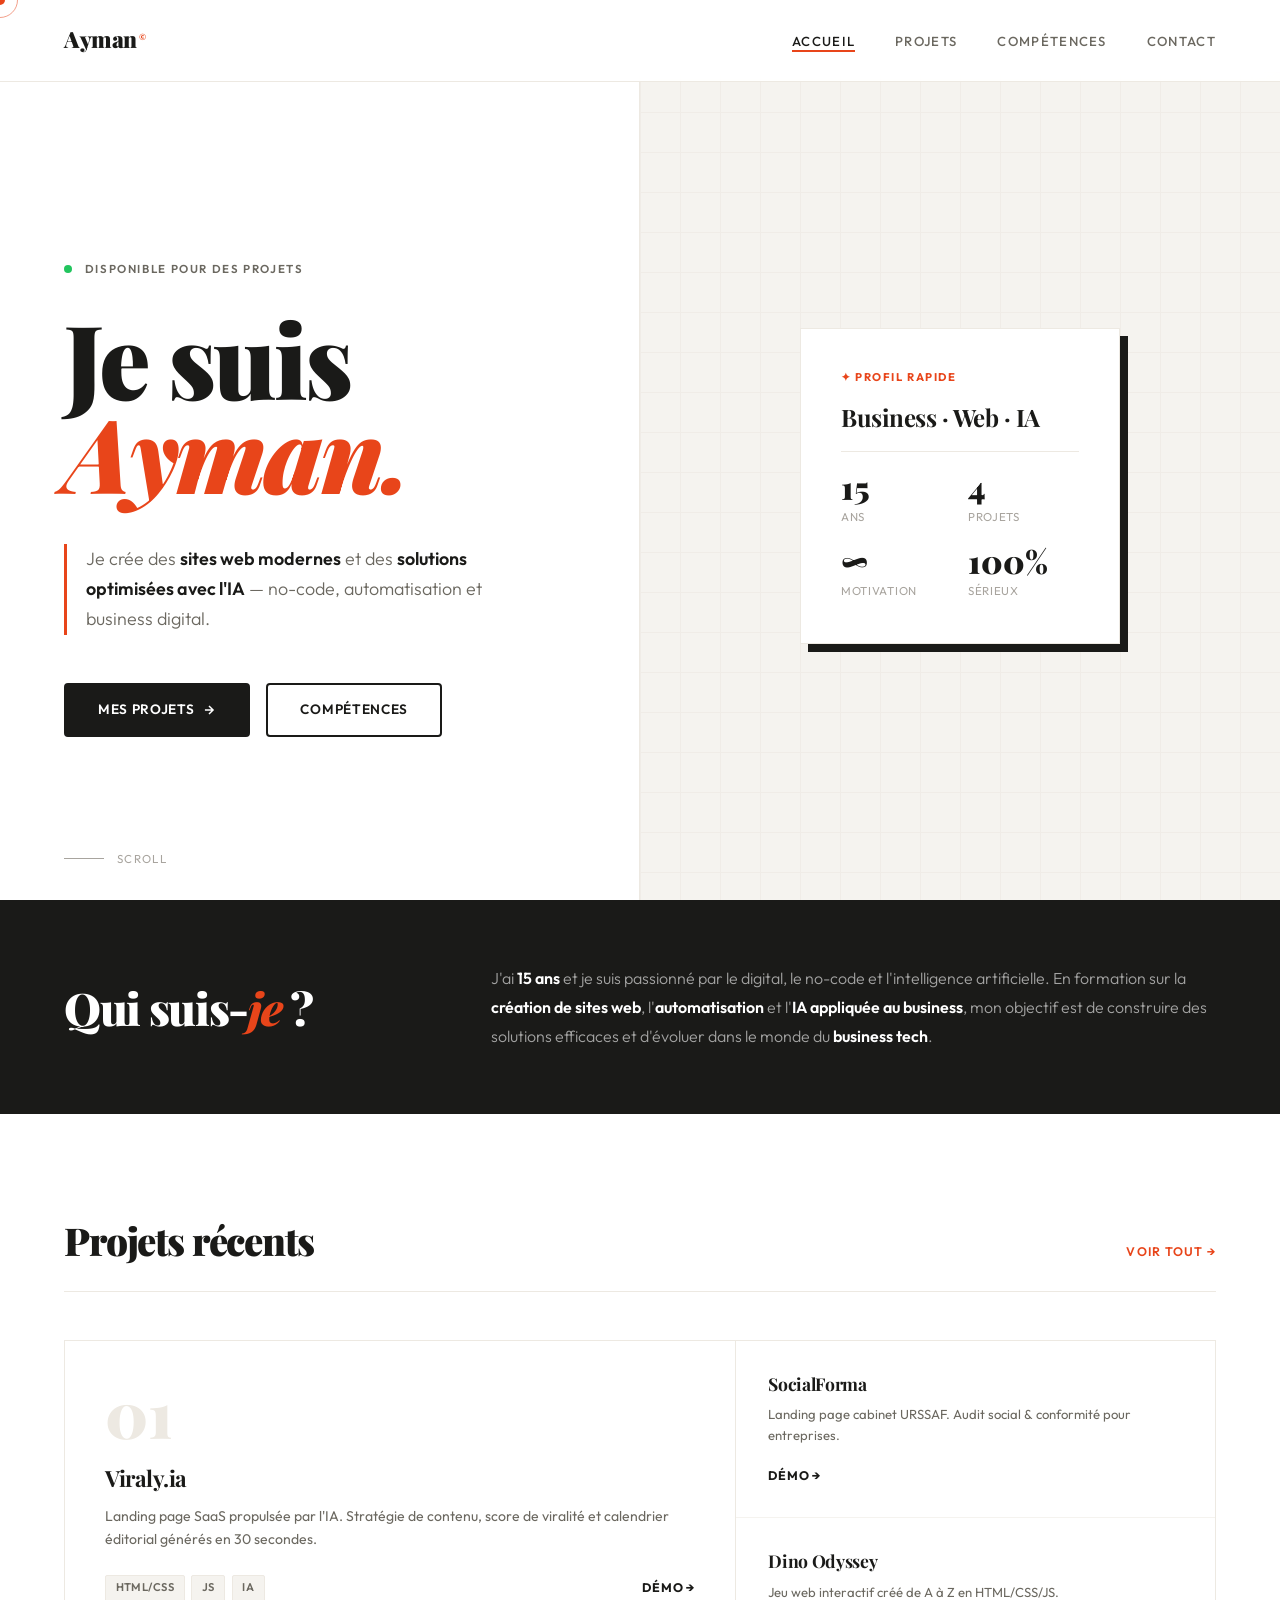
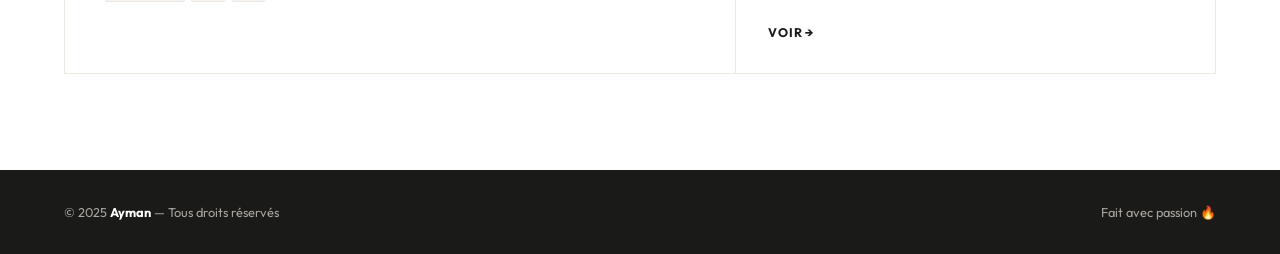
<file: index.html>
<!DOCTYPE html>
<html lang="fr">
<head>
  <meta charset="UTF-8" />
  <meta name="viewport" content="width=device-width, initial-scale=1.0" />
  <title>Ayman — Digital & IA</title>
  <link rel="stylesheet" href="style.css" />
  <style>
    /* ── HERO ── */
    .hero {
      min-height: calc(100vh - 72px);
      display: grid;
      grid-template-columns: 1fr 1fr;
      position: relative;
      overflow: hidden;
    }

    .hero-left {
      padding: 7vw 5vw 5vw 5vw;
      display: flex;
      flex-direction: column;
      justify-content: center;
      border-right: 1px solid var(--light);
      position: relative;
    }

    .hero-right {
      background: var(--off);
      display: flex;
      align-items: center;
      justify-content: center;
      position: relative;
      overflow: hidden;
    }

    .hero-eyebrow {
      display: flex;
      align-items: center;
      gap: 0.8rem;
      margin-bottom: 2rem;
      animation: fadeUp 0.6s ease both;
    }

    .hero-eyebrow span {
      font-size: 0.72rem;
      font-weight: 600;
      letter-spacing: 0.14em;
      text-transform: uppercase;
      color: var(--mid);
    }

    .dot-live {
      width: 8px; height: 8px;
      background: #22c55e;
      border-radius: 50%;
      animation: pulse-green 2s ease infinite;
    }

    @keyframes pulse-green {
      0%, 100% { box-shadow: 0 0 0 0 rgba(34,197,94,0.4); }
      50% { box-shadow: 0 0 0 6px rgba(34,197,94,0); }
    }

    .hero-name {
      font-family: var(--font-display);
      font-size: clamp(4rem, 8vw, 7.5rem);
      font-weight: 900;
      line-height: 0.92;
      letter-spacing: -0.03em;
      color: var(--ink);
      margin-bottom: 0.2em;
      animation: fadeUp 0.6s 0.1s ease both;
    }

    .hero-name em {
      font-style: italic;
      color: var(--accent);
    }

    .hero-tagline {
      font-size: clamp(1rem, 1.4vw, 1.2rem);
      color: var(--mid);
      font-weight: 300;
      max-width: 420px;
      line-height: 1.7;
      margin-top: 1.5rem;
      margin-bottom: 3rem;
      animation: fadeUp 0.6s 0.2s ease both;
      border-left: 3px solid var(--accent);
      padding-left: 1.2rem;
    }

    .hero-tagline strong { color: var(--ink); font-weight: 600; }

    .hero-cta {
      display: flex;
      gap: 1rem;
      flex-wrap: wrap;
      animation: fadeUp 0.6s 0.3s ease both;
    }

    .btn {
      display: inline-flex;
      align-items: center;
      gap: 0.5rem;
      padding: 0.9rem 2rem;
      border-radius: var(--radius);
      font-family: var(--font-body);
      font-weight: 600;
      font-size: 0.85rem;
      letter-spacing: 0.05em;
      text-transform: uppercase;
      text-decoration: none;
      transition: all 0.25s;
      cursor: none;
    }

    .btn-fill {
      background: var(--ink);
      color: var(--white);
      border: 2px solid var(--ink);
    }

    .btn-fill:hover {
      background: var(--accent);
      border-color: var(--accent);
      transform: translateY(-2px);
    }

    .btn-outline {
      background: transparent;
      color: var(--ink);
      border: 2px solid var(--ink);
    }

    .btn-outline:hover {
      background: var(--ink);
      color: var(--white);
      transform: translateY(-2px);
    }

    /* Hero right side */
    .hero-visual-grid {
      position: absolute;
      inset: 0;
      background-image:
        linear-gradient(var(--light) 1px, transparent 1px),
        linear-gradient(90deg, var(--light) 1px, transparent 1px);
      background-size: 40px 40px;
      opacity: 0.6;
    }

    .hero-card {
      position: relative;
      z-index: 2;
      background: var(--white);
      border: 1px solid var(--light);
      padding: 2.5rem;
      max-width: 320px;
      width: 90%;
      box-shadow: 8px 8px 0 var(--ink);
      animation: slideLeft 0.8s 0.3s ease both;
    }

    .hero-card-label {
      font-size: 0.7rem;
      font-weight: 700;
      letter-spacing: 0.14em;
      text-transform: uppercase;
      color: var(--accent);
      margin-bottom: 1rem;
    }

    .hero-card h3 {
      font-family: var(--font-display);
      font-size: 1.5rem;
      font-weight: 700;
      line-height: 1.2;
      margin-bottom: 1.2rem;
      letter-spacing: -0.02em;
    }

    .hero-card-stats {
      display: grid;
      grid-template-columns: 1fr 1fr;
      gap: 1rem;
      border-top: 1px solid var(--light);
      padding-top: 1.2rem;
    }

    .hero-stat-item strong {
      display: block;
      font-family: var(--font-display);
      font-size: 2rem;
      font-weight: 900;
      color: var(--ink);
      line-height: 1;
    }

    .hero-stat-item span {
      font-size: 0.72rem;
      color: var(--muted);
      letter-spacing: 0.06em;
      text-transform: uppercase;
    }

    .hero-scroll {
      position: absolute;
      bottom: 2rem;
      left: 5vw;
      display: flex;
      align-items: center;
      gap: 0.8rem;
      font-size: 0.72rem;
      letter-spacing: 0.12em;
      text-transform: uppercase;
      color: var(--muted);
      animation: fadeIn 1s 1s ease both;
    }

    .scroll-line {
      width: 40px; height: 1px;
      background: var(--muted);
      transform-origin: left;
      animation: drawLine 1s 1.2s ease both;
    }

    /* ── À PROPOS STRIP ── */
    .about-strip {
      background: var(--ink);
      color: var(--white);
      padding: 4rem 5vw;
      display: grid;
      grid-template-columns: 1fr 2fr;
      gap: 4rem;
      align-items: center;
    }

    .about-strip h2 {
      font-family: var(--font-display);
      font-size: clamp(2rem, 3.5vw, 3rem);
      font-weight: 900;
      letter-spacing: -0.03em;
      line-height: 1.1;
    }

    .about-strip h2 em { color: var(--accent); font-style: italic; }

    .about-strip p {
      color: rgba(255,255,255,0.6);
      font-size: 1rem;
      line-height: 1.8;
      font-weight: 300;
    }

    .about-strip p strong { color: var(--white); font-weight: 600; }

    /* ── FEATURED PROJECT ── */
    .featured {
      padding: 6rem 5vw;
    }

    .section-header {
      display: flex;
      align-items: baseline;
      justify-content: space-between;
      margin-bottom: 3rem;
      padding-bottom: 1.2rem;
      border-bottom: 1px solid var(--light);
    }

    .section-header h2 {
      font-family: var(--font-display);
      font-size: clamp(1.8rem, 3vw, 2.5rem);
      font-weight: 900;
      letter-spacing: -0.03em;
    }

    .section-header a {
      font-size: 0.78rem;
      font-weight: 600;
      letter-spacing: 0.1em;
      text-transform: uppercase;
      color: var(--accent);
      text-decoration: none;
      display: flex;
      align-items: center;
      gap: 0.4rem;
      transition: gap 0.2s;
    }

    .section-header a:hover { gap: 0.7rem; }

    .featured-grid {
      display: grid;
      grid-template-columns: 1.4fr 1fr;
      gap: 1.5px;
      background: var(--light);
      border: 1.5px solid var(--light);
    }

    .feat-card {
      background: var(--white);
      padding: 2.5rem;
      transition: background 0.25s;
      position: relative;
      overflow: hidden;
    }

    .feat-card:hover { background: var(--off); }

    .feat-card-num {
      font-family: var(--font-display);
      font-size: 4rem;
      font-weight: 900;
      color: var(--light);
      line-height: 1;
      margin-bottom: 1rem;
      transition: color 0.25s;
    }

    .feat-card:hover .feat-card-num { color: var(--accent); opacity: 0.3; }

    .feat-card h3 {
      font-family: var(--font-display);
      font-size: 1.4rem;
      font-weight: 700;
      letter-spacing: -0.02em;
      margin-bottom: 0.5rem;
    }

    .feat-card p {
      font-size: 0.88rem;
      color: var(--mid);
      line-height: 1.65;
      margin-bottom: 1.5rem;
    }

    .feat-card-footer {
      display: flex;
      align-items: center;
      justify-content: space-between;
    }

    .tag-row { display: flex; gap: 0.4rem; flex-wrap: wrap; }

    .tag {
      background: var(--off);
      border: 1px solid var(--light);
      border-radius: 2px;
      padding: 0.2rem 0.6rem;
      font-size: 0.7rem;
      font-weight: 600;
      letter-spacing: 0.04em;
      text-transform: uppercase;
      color: var(--mid);
    }

    .link-arrow {
      display: inline-flex;
      align-items: center;
      gap: 0.3rem;
      font-size: 0.78rem;
      font-weight: 700;
      letter-spacing: 0.06em;
      text-transform: uppercase;
      color: var(--ink);
      text-decoration: none;
      transition: color 0.2s, gap 0.2s;
      cursor: none;
    }

    .link-arrow:hover { color: var(--accent); gap: 0.6rem; }

    .feat-card-side {
      background: var(--off);
      display: flex;
      flex-direction: column;
      gap: 1.5px;
    }

    .feat-mini {
      background: var(--white);
      padding: 1.8rem 2rem;
      flex: 1;
      transition: background 0.25s;
    }

    .feat-mini:hover { background: var(--off); }

    .feat-mini h3 {
      font-family: var(--font-display);
      font-size: 1.1rem;
      font-weight: 700;
      letter-spacing: -0.02em;
      margin-bottom: 0.4rem;
    }

    .feat-mini p {
      font-size: 0.82rem;
      color: var(--mid);
      line-height: 1.6;
      margin-bottom: 1rem;
    }

    @media (max-width: 900px) {
      .hero { grid-template-columns: 1fr; }
      .hero-right { display: none; }
      .about-strip { grid-template-columns: 1fr; gap: 1.5rem; }
      .featured-grid { grid-template-columns: 1fr; }
      .feat-card-side { flex-direction: column; }
    }
    @media (max-width: 600px) {
      .hero-left { padding: 3rem 5vw 3rem; }
      .hero-name { font-size: clamp(3rem, 12vw, 4.5rem); }
      .about-strip { padding: 3rem 5vw; }
      .featured { padding: 3rem 5vw; }
      .feat-card { padding: 1.5rem; }
      .feat-mini { padding: 1.2rem 1.5rem; }
      .hero-actions { flex-direction: column; }
      .btn { width: 100%; justify-content: center; }
    }
  </style>
</head>
<body>

  <div class="cursor" id="cursor"></div>
  <div class="cursor-ring" id="cursor-ring"></div>

  <nav>
    <a href="index.html" class="nav-logo">Ayman<sup>©</sup></a>
    <ul class="nav-links">
      <li><a href="index.html" class="active"><span>Accueil</span></a></li>
      <li><a href="projets.html"><span>Projets</span></a></li>
      <li><a href="competences.html"><span>Compétences</span></a></li>
      <li><a href="contact.html"><span>Contact</span></a></li>
    </ul>
    <button class="hamburger" id="hamburger" onclick="toggleMenu()" aria-label="Menu">
      <span></span><span></span><span></span>
    </button>
  </nav>

  <main class="page">

    <!-- HERO -->
    <section class="hero">
      <div class="hero-left">
        <div class="hero-eyebrow">
          <div class="dot-live"></div>
          <span>Disponible pour des projets</span>
        </div>
        <h1 class="hero-name">Je suis<br /><em>Ayman.</em></h1>
        <p class="hero-tagline">
          Je crée des <strong>sites web modernes</strong> et des <strong>solutions optimisées avec l'IA</strong> — no-code, automatisation et business digital.
        </p>
        <div class="hero-cta">
          <a href="projets.html" class="btn btn-fill">
            Mes projets
            <svg width="14" height="14" viewBox="0 0 24 24" fill="none" stroke="currentColor" stroke-width="2.5"><path d="M5 12h14M12 5l7 7-7 7"/></svg>
          </a>
          <a href="competences.html" class="btn btn-outline">Compétences</a>
        </div>
        <div class="hero-scroll">
          <div class="scroll-line"></div>
          Scroll
        </div>
      </div>
      <div class="hero-right">
        <div class="hero-visual-grid"></div>
        <div class="hero-card">
          <div class="hero-card-label">✦ Profil rapide</div>
          <h3>Business · Web · IA</h3>
          <div class="hero-card-stats">
            <div class="hero-stat-item">
              <strong>15</strong>
              <span>Ans</span>
            </div>
            <div class="hero-stat-item">
              <strong>4</strong>
              <span>Projets</span>
            </div>
            <div class="hero-stat-item">
              <strong>∞</strong>
              <span>Motivation</span>
            </div>
            <div class="hero-stat-item">
              <strong>100%</strong>
              <span>Sérieux</span>
            </div>
          </div>
        </div>
      </div>
    </section>

    <!-- À PROPOS STRIP -->
    <div class="about-strip reveal">
      <h2>Qui suis-<em>je</em>&nbsp;?</h2>
      <p>
        J'ai <strong>15 ans</strong> et je suis passionné par le digital, le no-code et l'intelligence artificielle.
        En formation sur la <strong>création de sites web</strong>, l'<strong>automatisation</strong> et l'<strong>IA appliquée au business</strong>,
        mon objectif est de construire des solutions efficaces et d'évoluer dans le monde du <strong>business tech</strong>.
      </p>
    </div>

    <!-- PROJETS FEATURED -->
    <section class="featured">
      <div class="section-header reveal">
        <h2>Projets récents</h2>
        <a href="projets.html">Voir tout →</a>
      </div>
      <div class="featured-grid reveal">
        <!-- Main featured -->
        <div class="feat-card">
          <div class="feat-card-num">01</div>
          <h3>Viraly.ia</h3>
          <p>Landing page SaaS propulsée par l'IA. Stratégie de contenu, score de viralité et calendrier éditorial générés en 30 secondes.</p>
          <div class="feat-card-footer">
            <div class="tag-row">
              <span class="tag">HTML/CSS</span>
              <span class="tag">JS</span>
              <span class="tag">IA</span>
            </div>
            <a href="https://viraly-ia.vercel.app/" target="_blank" class="link-arrow">
              Démo →
            </a>
          </div>
        </div>
        <!-- Side mini cards -->
        <div class="feat-card-side">
          <div class="feat-mini">
            <h3>SocialForma</h3>
            <p>Landing page cabinet URSSAF. Audit social & conformité pour entreprises.</p>
            <a href="https://social-forma.vercel.app/" target="_blank" class="link-arrow">Démo →</a>
          </div>
          <div class="feat-mini">
            <h3>Dino Odyssey</h3>
            <p>Jeu web interactif créé de A à Z en HTML/CSS/JS.</p>
            <a href="projets.html" class="link-arrow">Voir →</a>
          </div>
        </div>
      </div>
    </section>

  </main>

  <footer>
    <span>© 2025 <strong>Ayman</strong> — Tous droits réservés</span>
    <span>Fait avec passion 🔥</span>
  </footer>

  <script>
    // Cursor
    const cursor = document.getElementById('cursor');
    const ring = document.getElementById('cursor-ring');
    let mx = 0, my = 0, rx = 0, ry = 0;

    document.addEventListener('mousemove', e => {
      mx = e.clientX; my = e.clientY;
      cursor.style.left = mx + 'px';
      cursor.style.top = my + 'px';
    });

    function animRing() {
      rx += (mx - rx) * 0.12;
      ry += (my - ry) * 0.12;
      ring.style.left = rx + 'px';
      ring.style.top = ry + 'px';
      requestAnimationFrame(animRing);
    }
    animRing();

    document.querySelectorAll('a, button').forEach(el => {
      el.addEventListener('mouseenter', () => {
        cursor.style.width = '20px';
        cursor.style.height = '20px';
        ring.style.width = '56px';
        ring.style.height = '56px';
      });
      el.addEventListener('mouseleave', () => {
        cursor.style.width = '10px';
        cursor.style.height = '10px';
        ring.style.width = '36px';
        ring.style.height = '36px';
      });
    });

    // Reveal on scroll
    const observer = new IntersectionObserver(entries => {
      entries.forEach((e, i) => {
        if (e.isIntersecting) setTimeout(() => e.target.classList.add('visible'), i * 100);
      });
    }, { threshold: 0.1 });
    document.querySelectorAll('.reveal').forEach(el => observer.observe(el));
  
    // Hamburger menu
    function toggleMenu() {
      const nav = document.querySelector('.nav-links');
      const btn = document.getElementById('hamburger');
      nav.classList.toggle('open');
      btn.classList.toggle('open');
    }
    // Close menu on link click
    document.querySelectorAll('.nav-links a').forEach(a => {
      a.addEventListener('click', () => {
        document.querySelector('.nav-links').classList.remove('open');
        document.getElementById('hamburger').classList.remove('open');
      });
    });
</script>
</body>
</html>
</file>
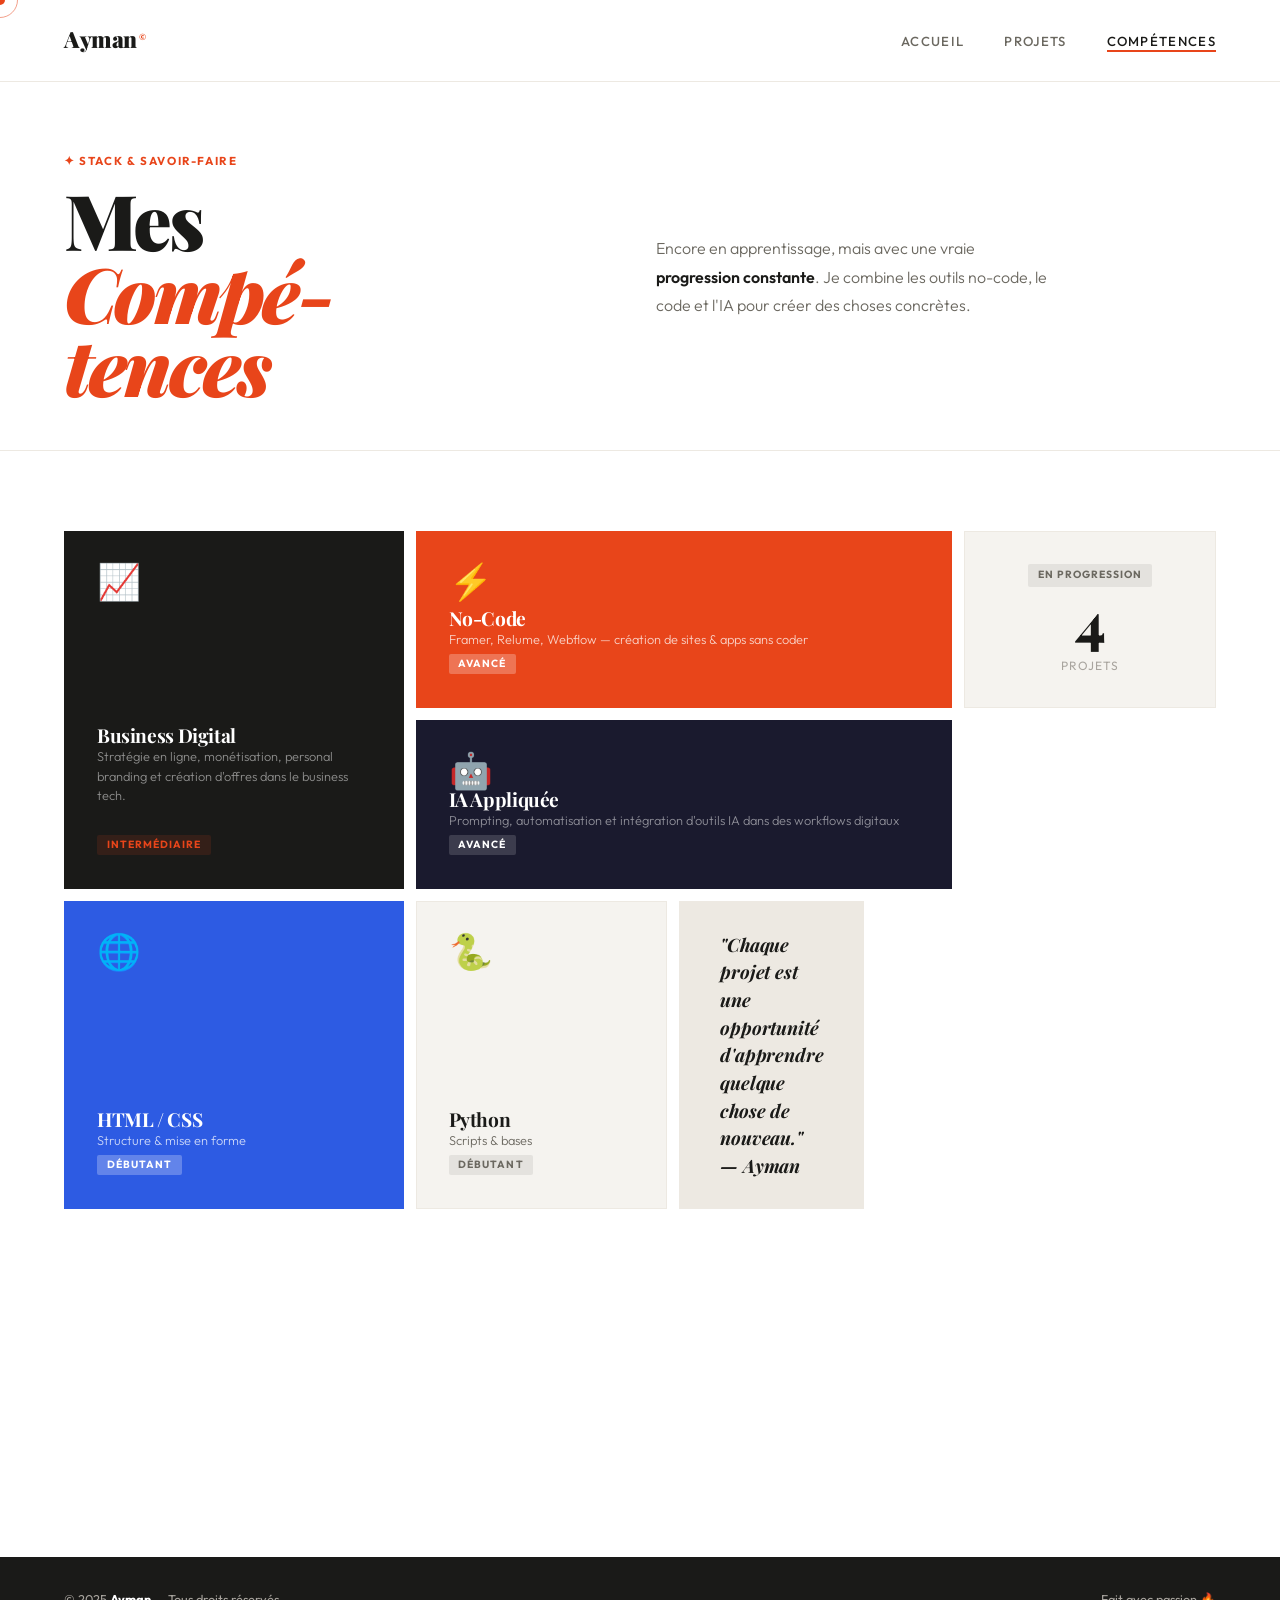
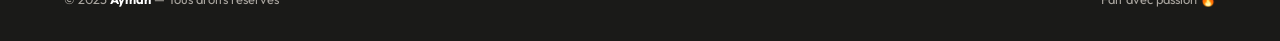
<file: competences.html>
<!DOCTYPE html>
<html lang="fr">
<head>
  <meta charset="UTF-8" />
  <meta name="viewport" content="width=device-width, initial-scale=1.0" />
  <title>Compétences — Ayman</title>
  <link rel="stylesheet" href="style.css" />
  <style>
    /* ── PAGE HEADER ── */
    .page-header {
      padding: 5rem 5vw 3rem;
      border-bottom: 1px solid var(--light);
      display: grid;
      grid-template-columns: 1fr 1fr;
      align-items: end;
      gap: 2rem;
    }

    .page-header-label {
      font-size: 0.72rem;
      font-weight: 700;
      letter-spacing: 0.14em;
      text-transform: uppercase;
      color: var(--accent);
      margin-bottom: 0.8rem;
      display: block;
    }

    .page-header h1 {
      font-family: var(--font-display);
      font-size: clamp(3rem, 6vw, 5.5rem);
      font-weight: 900;
      letter-spacing: -0.04em;
      line-height: 0.95;
    }

    .page-header h1 em { font-style: italic; color: var(--accent); }

    .page-header-desc {
      font-size: 1rem;
      color: var(--mid);
      font-weight: 300;
      line-height: 1.8;
      max-width: 400px;
      align-self: center;
    }

    .page-header-desc strong { color: var(--ink); font-weight: 600; }

    /* ── SKILLS BENTO ── */
    .skills-section {
      padding: 5rem 5vw;
    }

    .bento {
      display: grid;
      grid-template-columns: repeat(12, 1fr);
      grid-auto-rows: minmax(160px, auto);
      gap: 12px;
    }

    .bento-cell {
      background: var(--off);
      border: 1.5px solid var(--light);
      padding: 2rem;
      display: flex;
      flex-direction: column;
      justify-content: space-between;
      position: relative;
      overflow: hidden;
      transition: border-color 0.3s, transform 0.3s;
    }

    .bento-cell:hover {
      border-color: var(--ink);
      transform: translateY(-3px);
      z-index: 2;
    }

    .bento-cell.span-4 { grid-column: span 4; }
    .bento-cell.span-5 { grid-column: span 5; }
    .bento-cell.span-6 { grid-column: span 6; }
    .bento-cell.span-7 { grid-column: span 7; }
    .bento-cell.span-3 { grid-column: span 3; }
    .bento-cell.row-2 { grid-row: span 2; }

    .bento-cell.dark {
      background: var(--ink);
      border-color: var(--ink);
      color: var(--white);
    }

    .bento-cell.accent {
      background: var(--accent);
      border-color: var(--accent);
      color: var(--white);
    }

    .bento-cell.accent2 {
      background: var(--accent2);
      border-color: var(--accent2);
      color: var(--white);
    }

    .bento-icon {
      font-size: 2.2rem;
      line-height: 1;
    }

    .bento-cell h3 {
      font-family: var(--font-display);
      font-size: 1.2rem;
      font-weight: 700;
      letter-spacing: -0.02em;
      line-height: 1.2;
    }

    .bento-cell.dark h3 { color: var(--white); }

    .bento-cell p {
      font-size: 0.8rem;
      color: var(--mid);
      line-height: 1.5;
      font-weight: 300;
    }

    .bento-cell.dark p { color: rgba(255,255,255,0.5); }
    .bento-cell.accent p, .bento-cell.accent2 p { color: rgba(255,255,255,0.75); }

    .bento-cell .level {
      font-size: 0.65rem;
      font-weight: 700;
      letter-spacing: 0.1em;
      text-transform: uppercase;
      padding: 0.2rem 0.6rem;
      border-radius: 2px;
      align-self: flex-start;
    }

    .level.debutant { background: rgba(0,0,0,0.07); color: var(--mid); }
    .level.intermediaire { background: rgba(232,69,26,0.12); color: var(--accent); }
    .level.avance { background: var(--ink); color: var(--white); }
    .bento-cell.dark .level.avance { background: rgba(255,255,255,0.15); color: var(--white); }
    .bento-cell.accent .level { background: rgba(255,255,255,0.25); color: var(--white); }
    .bento-cell.accent2 .level { background: rgba(255,255,255,0.25); color: var(--white); }

    .big-text {
      font-family: var(--font-display);
      font-size: clamp(3rem, 6vw, 5rem);
      font-weight: 900;
      line-height: 0.9;
      letter-spacing: -0.04em;
      color: var(--ink);
    }

    .bento-cell.dark .big-text { color: var(--white); }
    .bento-cell.accent .big-text { color: var(--white); }

    .bento-quote {
      font-family: var(--font-display);
      font-size: clamp(1rem, 1.8vw, 1.4rem);
      font-style: italic;
      font-weight: 700;
      line-height: 1.3;
      letter-spacing: -0.02em;
    }

    /* ── TOOLS ── */
    .tools-section {
      padding: 0 5vw 5rem;
    }

    .tools-header {
      padding-bottom: 1.2rem;
      border-bottom: 1px solid var(--light);
      margin-bottom: 2rem;
      display: flex;
      align-items: baseline;
      gap: 1rem;
    }

    .tools-header h2 {
      font-family: var(--font-display);
      font-size: 1.5rem;
      font-weight: 900;
      letter-spacing: -0.03em;
    }

    .tools-header span {
      font-size: 0.75rem;
      color: var(--muted);
      letter-spacing: 0.06em;
      text-transform: uppercase;
    }

    .tools-grid {
      display: flex;
      flex-wrap: wrap;
      gap: 0.6rem;
    }

    .tool-pill {
      display: flex;
      align-items: center;
      gap: 0.5rem;
      background: var(--off);
      border: 1.5px solid var(--light);
      border-radius: 100px;
      padding: 0.5rem 1.1rem;
      font-size: 0.82rem;
      font-weight: 500;
      color: var(--ink);
      transition: all 0.2s;
    }

    .tool-pill:hover {
      background: var(--ink);
      border-color: var(--ink);
      color: var(--white);
      transform: translateY(-2px);
    }

    .tool-pill .tool-emoji { font-size: 1rem; }

    @media (max-width: 900px) {
      .page-header { grid-template-columns: 1fr; padding: 3rem 5vw 2rem; }
      .bento { grid-template-columns: repeat(6, 1fr); grid-auto-rows: minmax(130px, auto); }
      .bento-cell.span-7 { grid-column: span 6; }
      .bento-cell.span-5 { grid-column: span 3; }
      .bento-cell.span-4 { grid-column: span 3; }
      .bento-cell.span-3 { grid-column: span 3; }
      .bento-cell.span-6 { grid-column: span 6; }
      .bento-cell.span-12 { grid-column: span 6; }
    }

    @media (max-width: 600px) {
      .skills-section { padding: 2rem 5vw; }
      .tools-section { padding: 0 5vw 3rem; }
      .bento { grid-template-columns: 1fr 1fr; grid-auto-rows: minmax(120px, auto); gap: 8px; }
      .bento-cell { padding: 1.2rem; }
      .bento-cell.span-7,
      .bento-cell.span-6,
      .bento-cell.span-5,
      .bento-cell.span-4,
      .bento-cell.span-3,
      .bento-cell.span-12 { grid-column: span 2; }
      .bento-cell.row-2 { grid-row: span 1; }
      .bento-icon { font-size: 1.5rem; }
      .bento-cell h3 { font-size: 1rem; }
      .tools-grid { gap: 0.5rem; }
      .tool-pill { font-size: 0.78rem; padding: 0.4rem 0.9rem; }
    }
  </style>
</head>
<body>

  <div class="cursor" id="cursor"></div>
  <div class="cursor-ring" id="cursor-ring"></div>

  <nav>
    <a href="index.html" class="nav-logo">Ayman<sup>©</sup></a>
    <ul class="nav-links">
      <li><a href="index.html"><span>Accueil</span></a></li>
      <li><a href="projets.html"><span>Projets</span></a></li>
      <li><a href="competences.html" class="active"><span>Compétences</span></a></li>
    </ul>
    <button class="hamburger" id="hamburger" onclick="toggleMenu()" aria-label="Menu">
      <span></span><span></span><span></span>
    </button>
  </nav>

  <main class="page">

    <!-- PAGE HEADER -->
    <div class="page-header reveal">
      <div>
        <span class="page-header-label">✦ Stack & savoir-faire</span>
        <h1>Mes<br /><em>Compé-<br />tences</em></h1>
      </div>
      <p class="page-header-desc">
        Encore en apprentissage, mais avec une vraie <strong>progression constante</strong>. Je combine les outils no-code, le code et l'IA pour créer des choses concrètes.
      </p>
    </div>

    <!-- BENTO GRID -->
    <section class="skills-section">
      <div class="bento">

        <!-- Business Digital — grande -->
        <div class="bento-cell dark span-4 row-2 reveal">
          <div><div class="bento-icon">📈</div></div>
          <div>
            <h3>Business Digital</h3>
            <p>Stratégie en ligne, monétisation, personal branding et création d'offres dans le business tech.</p>
            <br/>
            <span class="level intermediaire">Intermédiaire</span>
          </div>
        </div>

        <!-- No-Code -->
        <div class="bento-cell accent span-5 reveal">
          <div class="bento-icon">⚡</div>
          <div>
            <h3>No-Code</h3>
            <p>Framer, Relume, Webflow — création de sites & apps sans coder</p>
            <span class="level avance" style="background:rgba(255,255,255,0.25); color:#fff;">Avancé</span>
          </div>
        </div>

        <!-- Stat -->
        <div class="bento-cell span-3 reveal" style="justify-content: center; align-items: center; text-align: center; gap: 0.4rem;">
          <span class="level debutant" style="align-self:auto;">En progression</span>
          <div style="font-family: var(--font-display); font-size: 3.5rem; font-weight: 900; line-height: 1; color: var(--ink);">4</div>
          <div style="font-size: 0.75rem; color: var(--muted); text-transform: uppercase; letter-spacing: 0.08em;">projets</div>
        </div>

        <!-- IA -->
        <div class="bento-cell dark span-5 reveal" style="background: #1a1a2e; border-color: #1a1a2e;">
          <div class="bento-icon">🤖</div>
          <div>
            <h3>IA Appliquée</h3>
            <p>Prompting, automatisation et intégration d'outils IA dans des workflows digitaux</p>
            <span class="level avance" style="background:rgba(255,255,255,0.15); color:#fff;">Avancé</span>
          </div>
        </div>

        <!-- HTML/CSS -->
        <div class="bento-cell accent2 span-4 reveal">
          <div class="bento-icon">🌐</div>
          <div>
            <h3>HTML / CSS</h3>
            <p>Structure & mise en forme</p>
            <span class="level">Débutant</span>
          </div>
        </div>

        <!-- Python -->
        <div class="bento-cell span-3 reveal">
          <div class="bento-icon">🐍</div>
          <div>
            <h3>Python</h3>
            <p>Scripts & bases</p>
            <span class="level debutant">Débutant</span>
          </div>
        </div>

        <!-- Quote — full width -->
        <div class="bento-cell span-12 reveal" style="grid-row: span 1; height: auto !important; min-height: unset; padding: 1.8rem 2.5rem; background: var(--light); border-color: var(--light); justify-content: center; overflow: visible;">
          <p style="font-family: var(--font-display); font-style: italic; font-weight: 700; font-size: 1.15rem; line-height: 1.5; letter-spacing: -0.01em; color: var(--ink); white-space: normal; word-break: normal;">"Chaque projet est une opportunité d'apprendre quelque chose de nouveau." — Ayman</p>
        </div>

      </div>
    </section>

    <!-- OUTILS -->
    <section class="tools-section reveal">
      <div class="tools-header">
        <h2>Outils utilisés</h2>
        <span>Au quotidien</span>
      </div>
      <div class="tools-grid">
        <div class="tool-pill"><span class="tool-emoji">🎨</span> Framer</div>
        <div class="tool-pill"><span class="tool-emoji">🧩</span> Relume</div>
        <div class="tool-pill"><span class="tool-emoji">⚡</span> Netlify</div>
        <div class="tool-pill"><span class="tool-emoji">🤖</span> ChatGPT</div>
        <div class="tool-pill"><span class="tool-emoji">✨</span> Claude AI</div>
        <div class="tool-pill"><span class="tool-emoji">💎</span> Gemini</div>
        <div class="tool-pill"><span class="tool-emoji">⚡</span> Genspark</div>
        <div class="tool-pill"><span class="tool-emoji">💻</span> VS Code</div>
        <div class="tool-pill"><span class="tool-emoji">🐙</span> GitHub</div>
        <div class="tool-pill"><span class="tool-emoji">📝</span> Notion</div>
        <div class="tool-pill"><span class="tool-emoji">📬</span> Formspree</div>
        <div class="tool-pill"><span class="tool-emoji">🎨</span> Canva</div>
      </div>
    </section>

  </main>

  <footer>
    <span>© 2025 <strong>Ayman</strong> — Tous droits réservés</span>
    <span>Fait avec passion 🔥</span>
  </footer>

  <script>
    // Cursor
    const cursor = document.getElementById('cursor');
    const ring = document.getElementById('cursor-ring');
    let mx = 0, my = 0, rx = 0, ry = 0;
    document.addEventListener('mousemove', e => {
      mx = e.clientX; my = e.clientY;
      cursor.style.left = mx + 'px';
      cursor.style.top = my + 'px';
    });
    function animRing() {
      rx += (mx - rx) * 0.12;
      ry += (my - ry) * 0.12;
      ring.style.left = rx + 'px';
      ring.style.top = ry + 'px';
      requestAnimationFrame(animRing);
    }
    animRing();
    document.querySelectorAll('a, button').forEach(el => {
      el.addEventListener('mouseenter', () => { cursor.style.width='20px'; cursor.style.height='20px'; ring.style.width='56px'; ring.style.height='56px'; });
      el.addEventListener('mouseleave', () => { cursor.style.width='10px'; cursor.style.height='10px'; ring.style.width='36px'; ring.style.height='36px'; });
    });

    // Reveal
    const observer = new IntersectionObserver(entries => {
      entries.forEach((e, i) => {
        if (e.isIntersecting) setTimeout(() => e.target.classList.add('visible'), i * 80);
      });
    }, { threshold: 0.05 });
    document.querySelectorAll('.reveal').forEach(el => observer.observe(el));
  
    // Hamburger menu
    function toggleMenu() {
      const nav = document.querySelector('.nav-links');
      const btn = document.getElementById('hamburger');
      nav.classList.toggle('open');
      btn.classList.toggle('open');
    }
    // Close menu on link click
    document.querySelectorAll('.nav-links a').forEach(a => {
      a.addEventListener('click', () => {
        document.querySelector('.nav-links').classList.remove('open');
        document.getElementById('hamburger').classList.remove('open');
      });
    });
</script>
</body>
</html>
</file>
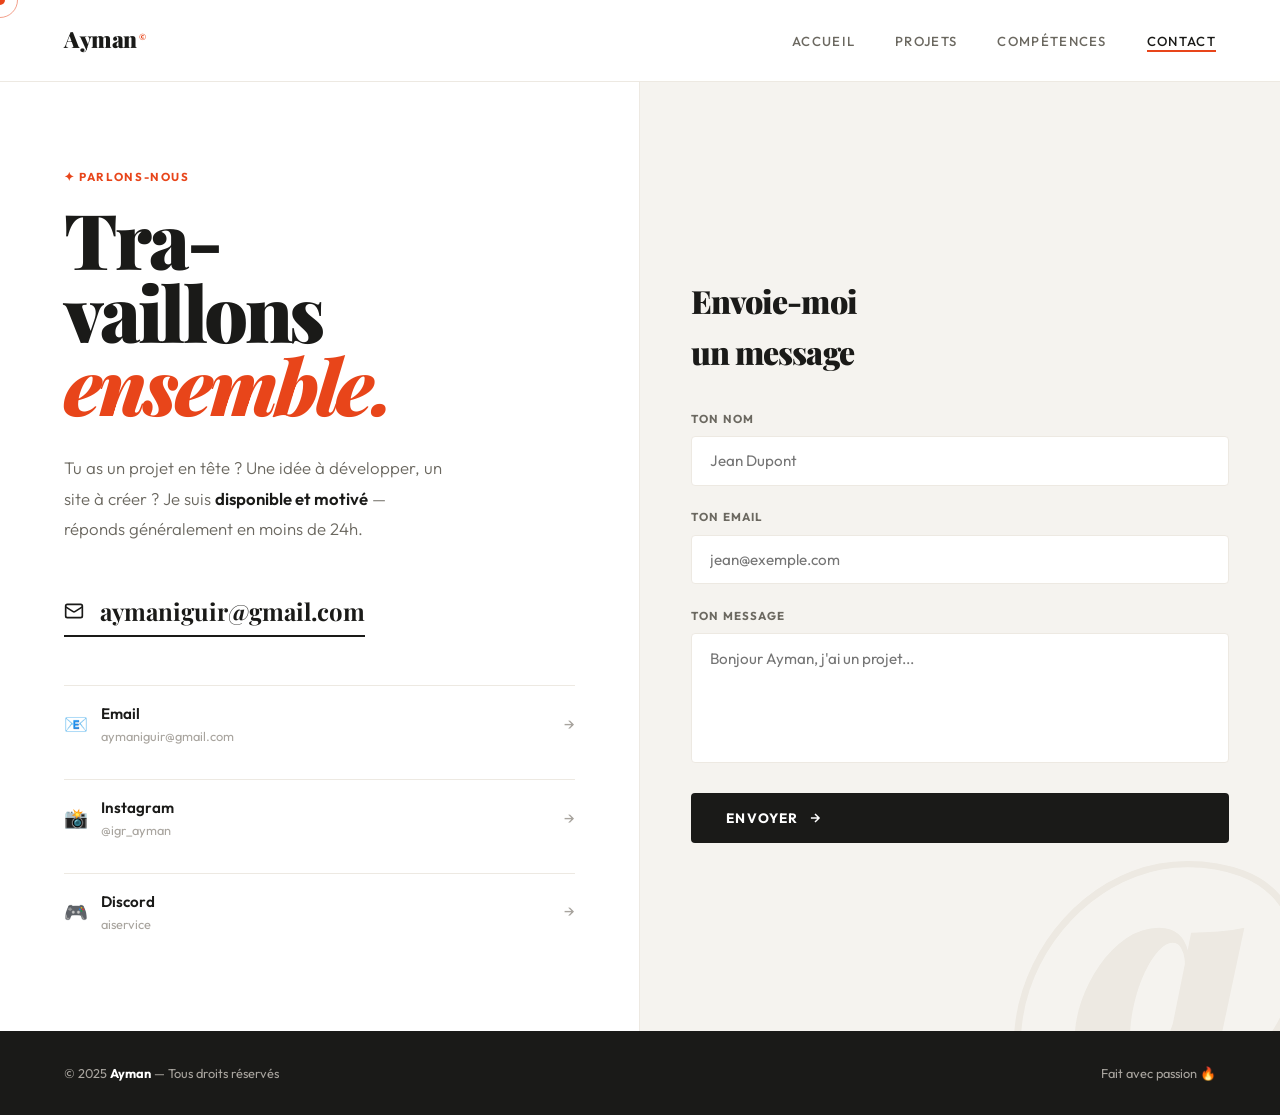
<file: contact.html>
<!DOCTYPE html>
<html lang="fr">
<head>
  <meta charset="UTF-8" />
  <meta name="viewport" content="width=device-width, initial-scale=1.0" />
  <title>Contact — Ayman</title>
  <link rel="stylesheet" href="style.css" />
  <style>
    .contact-wrap {
      min-height: calc(100vh - 72px);
      display: grid;
      grid-template-columns: 1fr 1fr;
    }

    /* ── LEFT ── */
    .contact-left {
      padding: 6rem 5vw 5rem;
      border-right: 1px solid var(--light);
      display: flex;
      flex-direction: column;
      justify-content: space-between;
    }

    .contact-label {
      font-size: 0.72rem;
      font-weight: 700;
      letter-spacing: 0.14em;
      text-transform: uppercase;
      color: var(--accent);
      margin-bottom: 1rem;
      display: block;
    }

    .contact-left h1 {
      font-family: var(--font-display);
      font-size: clamp(3.5rem, 6vw, 6rem);
      font-weight: 900;
      letter-spacing: -0.04em;
      line-height: 0.95;
      margin-bottom: 2rem;
    }

    .contact-left h1 em { font-style: italic; color: var(--accent); }

    .contact-left p {
      font-size: 1.05rem;
      color: var(--mid);
      font-weight: 300;
      line-height: 1.8;
      max-width: 380px;
      margin-bottom: 3rem;
    }

    .contact-left p strong { color: var(--ink); font-weight: 600; }

    /* Email big link */
    .email-big {
      display: inline-flex;
      align-items: center;
      gap: 1rem;
      font-family: var(--font-display);
      font-size: clamp(1rem, 2vw, 1.5rem);
      font-weight: 700;
      color: var(--ink);
      text-decoration: none;
      border-bottom: 2px solid var(--ink);
      padding-bottom: 0.3rem;
      transition: color 0.2s, border-color 0.2s;
      word-break: break-all;
    }

    .email-big:hover { color: var(--accent); border-color: var(--accent); }

    .contact-socials {
      display: flex;
      flex-direction: column;
      gap: 1rem;
      margin-top: 3rem;
    }

    .social-row {
      display: flex;
      align-items: center;
      justify-content: space-between;
      padding: 1rem 0;
      border-top: 1px solid var(--light);
      text-decoration: none;
      color: var(--ink);
      transition: padding-left 0.25s;
    }

    .social-row:hover { padding-left: 0.5rem; }
    .social-row:hover .social-name { color: var(--accent); }

    .social-left { display: flex; align-items: center; gap: 0.8rem; }
    .social-emoji { font-size: 1.2rem; }

    .social-name {
      font-weight: 600;
      font-size: 0.95rem;
      transition: color 0.2s;
    }

    .social-handle {
      font-size: 0.8rem;
      color: var(--muted);
    }

    .social-arrow { color: var(--muted); font-size: 1rem; transition: transform 0.2s; }
    .social-row:hover .social-arrow { transform: translateX(4px); color: var(--accent); }

    /* ── RIGHT ── */
    .contact-right {
      background: var(--off);
      padding: 6rem 4vw 5rem;
      display: flex;
      flex-direction: column;
      justify-content: center;
      position: relative;
      overflow: hidden;
    }

    .contact-right::before {
      content: '@';
      position: absolute;
      right: -5%;
      bottom: -10%;
      font-family: var(--font-display);
      font-size: 22rem;
      font-weight: 900;
      color: var(--light);
      line-height: 1;
      pointer-events: none;
    }

    .contact-right h2 {
      font-family: var(--font-display);
      font-size: clamp(1.5rem, 2.5vw, 2.2rem);
      font-weight: 900;
      letter-spacing: -0.03em;
      margin-bottom: 2rem;
      position: relative;
      z-index: 1;
    }

    /* Form */
    .form-group {
      margin-bottom: 1.4rem;
      position: relative;
      z-index: 1;
    }

    .form-group label {
      display: block;
      font-size: 0.72rem;
      font-weight: 700;
      letter-spacing: 0.1em;
      text-transform: uppercase;
      color: var(--mid);
      margin-bottom: 0.5rem;
    }

    .form-group input,
    .form-group textarea {
      width: 100%;
      background: var(--white);
      border: 1.5px solid var(--light);
      border-radius: var(--radius);
      padding: 0.9rem 1.1rem;
      font-family: var(--font-body);
      font-size: 0.95rem;
      color: var(--ink);
      outline: none;
      transition: border-color 0.2s;
      resize: none;
    }

    .form-group input:focus,
    .form-group textarea:focus {
      border-color: var(--ink);
    }

    .form-group textarea { min-height: 130px; }

    .form-submit {
      display: inline-flex;
      align-items: center;
      gap: 0.6rem;
      background: var(--ink);
      color: var(--white);
      border: none;
      border-radius: var(--radius);
      padding: 1rem 2.2rem;
      font-family: var(--font-body);
      font-size: 0.85rem;
      font-weight: 700;
      letter-spacing: 0.08em;
      text-transform: uppercase;
      cursor: none;
      transition: background 0.2s, transform 0.2s;
      position: relative;
      z-index: 1;
    }

    .form-submit:hover {
      background: var(--accent);
      transform: translateY(-2px);
    }

    .success-msg {
      display: none;
      background: #dcfce7;
      border: 1.5px solid #86efac;
      border-radius: var(--radius);
      padding: 1rem 1.2rem;
      font-size: 0.9rem;
      font-weight: 500;
      color: #166534;
      margin-top: 1rem;
      position: relative;
      z-index: 1;
    }

    @media (max-width: 768px) {
      .contact-wrap { grid-template-columns: 1fr; }
      .contact-left { padding: 3rem 5vw 2rem; border-right: none; border-bottom: 1px solid var(--light); }
      .contact-right { padding: 3rem 5vw; }
      .contact-right::before { display: none; }
      .contact-left h1 { font-size: clamp(2.5rem, 10vw, 4rem); }
      .email-big { font-size: 0.95rem; word-break: break-all; }
    }
  </style>
</head>
<body>

  <div class="cursor" id="cursor"></div>
  <div class="cursor-ring" id="cursor-ring"></div>

  <nav>
    <a href="index.html" class="nav-logo">Ayman<sup>©</sup></a>
    <ul class="nav-links">
      <li><a href="index.html"><span>Accueil</span></a></li>
      <li><a href="projets.html"><span>Projets</span></a></li>
      <li><a href="competences.html"><span>Compétences</span></a></li>
      <li><a href="contact.html" class="active"><span>Contact</span></a></li>
    </ul>
    <button class="hamburger" id="hamburger" onclick="toggleMenu()" aria-label="Menu">
      <span></span><span></span><span></span>
    </button>
  </nav>

  <main class="page">
    <div class="contact-wrap">

      <!-- LEFT -->
      <div class="contact-left reveal">
        <div>
          <span class="contact-label">✦ Parlons-nous</span>
          <h1>Tra-<br />vaillons<br /><em>ensemble.</em></h1>
          <p>Tu as un projet en tête ? Une idée à développer, un site à créer ? Je suis <strong>disponible et motivé</strong> — réponds généralement en moins de 24h.</p>
          <a href="mailto:aymaniguir@gmail.com" class="email-big">
            <svg width="20" height="20" viewBox="0 0 24 24" fill="none" stroke="currentColor" stroke-width="2"><rect x="2" y="4" width="20" height="16" rx="2"/><path d="m22 7-8.97 5.7a1.94 1.94 0 0 1-2.06 0L2 7"/></svg>
            aymaniguir@gmail.com
          </a>
        </div>

        <div class="contact-socials">
          <a href="mailto:aymaniguir@gmail.com" class="social-row">
            <div class="social-left">
              <span class="social-emoji">📧</span>
              <div>
                <div class="social-name">Email</div>
                <div class="social-handle">aymaniguir@gmail.com</div>
              </div>
            </div>
            <span class="social-arrow">→</span>
          </a>
          <a href="https://instagram.com/igr_ayman" target="_blank" class="social-row">
            <div class="social-left">
              <span class="social-emoji">📸</span>
              <div>
                <div class="social-name">Instagram</div>
                <div class="social-handle">@igr_ayman</div>
              </div>
            </div>
            <span class="social-arrow">→</span>
          </a>
          <a href="https://discord.com/users/aiservice" target="_blank" class="social-row">
            <div class="social-left">
              <span class="social-emoji">🎮</span>
              <div>
                <div class="social-name">Discord</div>
                <div class="social-handle">aiservice</div>
              </div>
            </div>
            <span class="social-arrow">→</span>
          </a>
        </div>
      </div>

      <!-- RIGHT : FORM -->
      <div class="contact-right reveal">
        <h2>Envoie-moi<br />un message</h2>
        <div class="form-group">
          <label>Ton nom</label>
          <input type="text" id="name" name="name" placeholder="Jean Dupont" />
        </div>
        <div class="form-group">
          <label>Ton email</label>
          <input type="email" id="email" name="email" placeholder="jean@exemple.com" />
        </div>
        <div class="form-group">
          <label>Ton message</label>
          <textarea id="message" name="message" placeholder="Bonjour Ayman, j'ai un projet..."></textarea>
        </div>
        <button class="form-submit" onclick="sendMessage()">
          Envoyer
          <svg width="14" height="14" viewBox="0 0 24 24" fill="none" stroke="currentColor" stroke-width="2.5"><path d="M5 12h14M12 5l7 7-7 7"/></svg>
        </button>
        <div class="success-msg" id="success">
          ✅ Message envoyé ! Je te réponds très vite.
        </div>
        <div class="success-msg" id="error" style="background:#fee2e2; border-color:#fca5a5; color:#991b1b; display:none;">
          ❌ Une erreur s'est produite. Réessaie ou écris-moi directement.
        </div>
      </div>

    </div>
  </main>

  <footer>
    <span>© 2025 <strong>Ayman</strong> — Tous droits réservés</span>
    <span>Fait avec passion 🔥</span>
  </footer>

  <script>
    // Cursor
    const cursor = document.getElementById('cursor');
    const ring = document.getElementById('cursor-ring');
    let mx = 0, my = 0, rx = 0, ry = 0;
    document.addEventListener('mousemove', e => {
      mx = e.clientX; my = e.clientY;
      cursor.style.left = mx + 'px';
      cursor.style.top = my + 'px';
    });
    function animRing() {
      rx += (mx - rx) * 0.12;
      ry += (my - ry) * 0.12;
      ring.style.left = rx + 'px';
      ring.style.top = ry + 'px';
      requestAnimationFrame(animRing);
    }
    animRing();
    document.querySelectorAll('a, button').forEach(el => {
      el.addEventListener('mouseenter', () => { cursor.style.width='20px'; cursor.style.height='20px'; ring.style.width='56px'; ring.style.height='56px'; });
      el.addEventListener('mouseleave', () => { cursor.style.width='10px'; cursor.style.height='10px'; ring.style.width='36px'; ring.style.height='36px'; });
    });

    async function sendMessage() {
      const name = document.getElementById('name').value.trim();
      const email = document.getElementById('email').value.trim();
      const msg = document.getElementById('message').value.trim();

      if (!name || !email || !msg) {
        alert('Merci de remplir tous les champs !');
        return;
      }

      const btn = document.querySelector('.form-submit');
      btn.textContent = 'Envoi en cours...';
      btn.disabled = true;

      try {
        const res = await fetch('https://formspree.io/f/meelyblv', {
          method: 'POST',
          headers: { 'Content-Type': 'application/json', 'Accept': 'application/json' },
          body: JSON.stringify({ name, email, message: msg })
        });

        if (res.ok) {
          document.getElementById('success').style.display = 'block';
          document.getElementById('error').style.display = 'none';
          document.getElementById('name').value = '';
          document.getElementById('email').value = '';
          document.getElementById('message').value = '';
          btn.textContent = 'Envoyé ✓';
        } else {
          throw new Error();
        }
      } catch {
        document.getElementById('error').style.display = 'block';
        document.getElementById('success').style.display = 'none';
        btn.textContent = 'Envoyer';
        btn.disabled = false;
      }
    }

    // Reveal
    const observer = new IntersectionObserver(entries => {
      entries.forEach((e, i) => {
        if (e.isIntersecting) setTimeout(() => e.target.classList.add('visible'), i * 100);
      });
    }, { threshold: 0.05 });
    document.querySelectorAll('.reveal').forEach(el => observer.observe(el));
  
    // Hamburger menu
    function toggleMenu() {
      const nav = document.querySelector('.nav-links');
      const btn = document.getElementById('hamburger');
      nav.classList.toggle('open');
      btn.classList.toggle('open');
    }
    // Close menu on link click
    document.querySelectorAll('.nav-links a').forEach(a => {
      a.addEventListener('click', () => {
        document.querySelector('.nav-links').classList.remove('open');
        document.getElementById('hamburger').classList.remove('open');
      });
    });
</script>
</body>
</html>
</file>
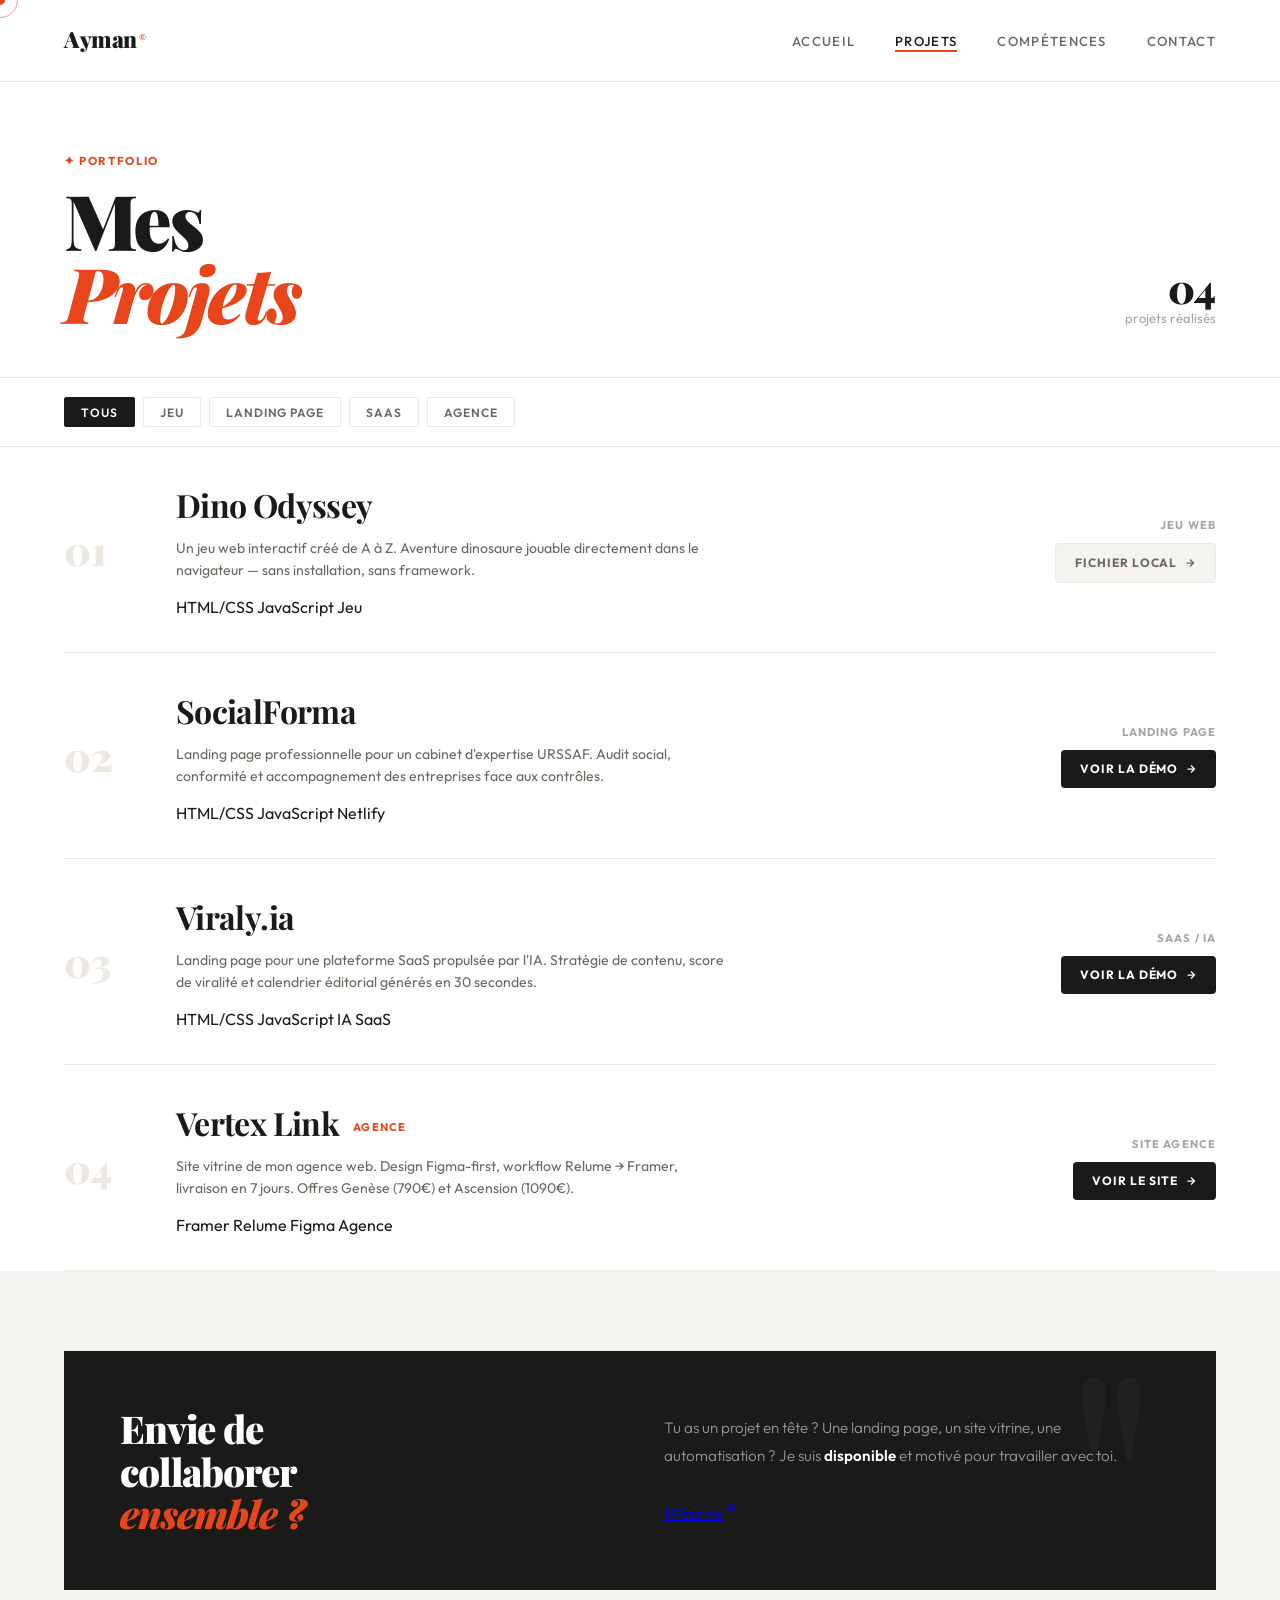
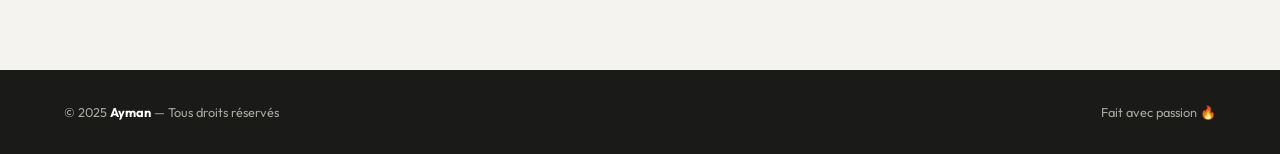
<file: projets.html>
<!DOCTYPE html>
<html lang="fr">
<head>
  <meta charset="UTF-8" />
  <meta name="viewport" content="width=device-width, initial-scale=1.0" />
  <title>Projets — Ayman</title>
  <link rel="stylesheet" href="style.css" />
  <style>
    /* ── PAGE HEADER ── */
    .page-header {
      padding: 5rem 5vw 3rem;
      border-bottom: 1px solid var(--light);
      display: grid;
      grid-template-columns: 1fr auto;
      align-items: end;
      gap: 2rem;
    }

    .page-header-label {
      font-size: 0.72rem;
      font-weight: 700;
      letter-spacing: 0.14em;
      text-transform: uppercase;
      color: var(--accent);
      margin-bottom: 0.8rem;
      display: block;
    }

    .page-header h1 {
      font-family: var(--font-display);
      font-size: clamp(3rem, 6vw, 5.5rem);
      font-weight: 900;
      letter-spacing: -0.04em;
      line-height: 0.95;
    }

    .page-header h1 em { font-style: italic; color: var(--accent); }

    .page-header-meta {
      text-align: right;
      color: var(--muted);
      font-size: 0.82rem;
    }

    .page-header-meta strong {
      display: block;
      font-family: var(--font-display);
      font-size: 2.5rem;
      font-weight: 900;
      color: var(--ink);
      line-height: 1;
    }

    /* ── FILTER BAR ── */
    .filter-bar {
      padding: 1.2rem 5vw;
      border-bottom: 1px solid var(--light);
      display: flex;
      align-items: center;
      gap: 0.5rem;
      flex-wrap: wrap;
    }

    .filter-btn {
      padding: 0.4rem 1rem;
      border-radius: 2px;
      border: 1.5px solid var(--light);
      background: transparent;
      font-family: var(--font-body);
      font-size: 0.75rem;
      font-weight: 600;
      letter-spacing: 0.08em;
      text-transform: uppercase;
      color: var(--mid);
      cursor: none;
      transition: all 0.2s;
    }

    .filter-btn:hover, .filter-btn.active {
      background: var(--ink);
      border-color: var(--ink);
      color: var(--white);
    }

    /* ── PROJECTS LIST ── */
    .projects-list {
      padding: 0 5vw;
    }

    .project-row {
      display: grid;
      grid-template-columns: 80px 1fr auto;
      align-items: center;
      gap: 2rem;
      padding: 2rem 0;
      border-bottom: 1px solid var(--light);
      transition: background 0.2s;
      position: relative;
    }

    .project-row::before {
      content: '';
      position: absolute;
      left: -5vw; right: -5vw;
      top: 0; bottom: 0;
      background: var(--off);
      opacity: 0;
      transition: opacity 0.2s;
      z-index: 0;
    }

    .project-row:hover::before { opacity: 1; }
    .project-row > * { position: relative; z-index: 1; }

    .project-num {
      font-family: var(--font-display);
      font-size: 2.5rem;
      font-weight: 900;
      color: var(--light);
      line-height: 1;
      transition: color 0.2s;
    }

    .project-row:hover .project-num { color: var(--accent); opacity: 0.4; }

    .project-info h2 {
      font-family: var(--font-display);
      font-size: clamp(1.3rem, 2.5vw, 2rem);
      font-weight: 700;
      letter-spacing: -0.02em;
      margin-bottom: 0.4rem;
      transition: color 0.2s;
    }

    .project-row:hover .project-info h2 { color: var(--accent); }

    .project-info p {
      font-size: 0.88rem;
      color: var(--mid);
      line-height: 1.6;
      max-width: 550px;
    }

    .project-info .tag-row { margin-top: 0.8rem; }

    .project-action {
      display: flex;
      flex-direction: column;
      align-items: flex-end;
      gap: 0.5rem;
    }

    .project-type {
      font-size: 0.7rem;
      font-weight: 700;
      letter-spacing: 0.1em;
      text-transform: uppercase;
      color: var(--muted);
    }

    .project-link-btn {
      display: inline-flex;
      align-items: center;
      gap: 0.4rem;
      padding: 0.6rem 1.2rem;
      background: var(--ink);
      color: var(--white);
      border-radius: var(--radius);
      font-size: 0.75rem;
      font-weight: 700;
      letter-spacing: 0.08em;
      text-transform: uppercase;
      text-decoration: none;
      transition: background 0.2s, transform 0.2s;
      cursor: none;
      white-space: nowrap;
    }

    .project-link-btn:hover {
      background: var(--accent);
      transform: translateY(-2px);
    }

    .project-link-btn.local {
      background: var(--off);
      color: var(--mid);
      border: 1.5px solid var(--light);
    }

    .project-link-btn.local:hover {
      background: var(--light);
      color: var(--ink);
    }

    /* ── HIGHLIGHT CARD ── */
    .highlight-section {
      padding: 5rem 5vw;
      background: var(--off);
    }

    .highlight-card {
      background: var(--ink);
      color: var(--white);
      padding: 3.5rem;
      display: grid;
      grid-template-columns: 1fr 1fr;
      gap: 3rem;
      align-items: center;
      position: relative;
      overflow: hidden;
    }

    .highlight-card::after {
      content: '"';
      position: absolute;
      right: 5%;
      bottom: -20%;
      font-family: var(--font-display);
      font-size: 20rem;
      color: rgba(255,255,255,0.03);
      line-height: 1;
      pointer-events: none;
    }

    .highlight-card h2 {
      font-family: var(--font-display);
      font-size: clamp(2rem, 3vw, 2.8rem);
      font-weight: 900;
      letter-spacing: -0.03em;
      line-height: 1.1;
    }

    .highlight-card h2 em { color: var(--accent); font-style: italic; }

    .highlight-card p {
      color: rgba(255,255,255,0.55);
      font-size: 0.95rem;
      line-height: 1.8;
      font-weight: 300;
      margin-bottom: 2rem;
    }

    .highlight-card p strong { color: var(--white); font-weight: 600; }

    @media (max-width: 768px) {
      .page-header { grid-template-columns: 1fr; padding: 3rem 5vw 2rem; }
      .page-header-meta { text-align: left; }
      .project-row { grid-template-columns: 50px 1fr; gap: 1rem; padding: 1.5rem 0; }
      .project-action { display: none; }
      .highlight-card { grid-template-columns: 1fr; gap: 1.5rem; padding: 2rem; }
      .project-info h2 { font-size: 1.2rem; }
      .projects-list { padding: 0 5vw; }
      .highlight-section { padding: 3rem 5vw; }
      .filter-bar { padding: 1rem 5vw; }
    }
  </style>
</head>
<body>

  <div class="cursor" id="cursor"></div>
  <div class="cursor-ring" id="cursor-ring"></div>

  <nav>
    <a href="index.html" class="nav-logo">Ayman<sup>©</sup></a>
    <ul class="nav-links">
      <li><a href="index.html"><span>Accueil</span></a></li>
      <li><a href="projets.html" class="active"><span>Projets</span></a></li>
      <li><a href="competences.html"><span>Compétences</span></a></li>
      <li><a href="contact.html"><span>Contact</span></a></li>
    </ul>
    <button class="hamburger" id="hamburger" onclick="toggleMenu()" aria-label="Menu">
      <span></span><span></span><span></span>
    </button>
  </nav>

  <main class="page">

    <!-- PAGE HEADER -->
    <div class="page-header reveal">
      <div>
        <span class="page-header-label">✦ Portfolio</span>
        <h1>Mes<br /><em>Projets</em></h1>
      </div>
      <div class="page-header-meta">
        <strong>04</strong>
        projets réalisés
      </div>
    </div>

    <!-- FILTER BAR -->
    <div class="filter-bar">
      <button class="filter-btn active" onclick="filter('all', this)">Tous</button>
      <button class="filter-btn" onclick="filter('jeu', this)">Jeu</button>
      <button class="filter-btn" onclick="filter('landing', this)">Landing Page</button>
      <button class="filter-btn" onclick="filter('saas', this)">SaaS</button>
      <button class="filter-btn" onclick="filter('agence', this)">Agence</button>
    </div>

    <!-- PROJECTS LIST -->
    <div class="projects-list">

      <div class="project-row reveal" data-cat="jeu">
        <div class="project-num">01</div>
        <div class="project-info">
          <h2>Dino Odyssey</h2>
          <p>Un jeu web interactif créé de A à Z. Aventure dinosaure jouable directement dans le navigateur — sans installation, sans framework.</p>
          <div class="tag-row">
            <span class="tag">HTML/CSS</span>
            <span class="tag">JavaScript</span>
            <span class="tag">Jeu</span>
          </div>
        </div>
        <div class="project-action">
          <span class="project-type">Jeu Web</span>
          <a href="file:///C:/Users/Exam/Downloads/dino-odyssey.html" class="project-link-btn local">
            Fichier local
            <svg width="12" height="12" viewBox="0 0 24 24" fill="none" stroke="currentColor" stroke-width="2.5"><path d="M5 12h14M12 5l7 7-7 7"/></svg>
          </a>
        </div>
      </div>

      <div class="project-row reveal" data-cat="landing">
        <div class="project-num">02</div>
        <div class="project-info">
          <h2>SocialForma</h2>
          <p>Landing page professionnelle pour un cabinet d'expertise URSSAF. Audit social, conformité et accompagnement des entreprises face aux contrôles.</p>
          <div class="tag-row">
            <span class="tag">HTML/CSS</span>
            <span class="tag">JavaScript</span>
            <span class="tag">Netlify</span>
          </div>
        </div>
        <div class="project-action">
          <span class="project-type">Landing Page</span>
          <a href="https://social-forma.vercel.app/" target="_blank" class="project-link-btn">
            Voir la démo
            <svg width="12" height="12" viewBox="0 0 24 24" fill="none" stroke="currentColor" stroke-width="2.5"><path d="M5 12h14M12 5l7 7-7 7"/></svg>
          </a>
        </div>
      </div>

      <div class="project-row reveal" data-cat="saas">
        <div class="project-num">03</div>
        <div class="project-info">
          <h2>Viraly.ia</h2>
          <p>Landing page pour une plateforme SaaS propulsée par l'IA. Stratégie de contenu, score de viralité et calendrier éditorial générés en 30 secondes.</p>
          <div class="tag-row">
            <span class="tag">HTML/CSS</span>
            <span class="tag">JavaScript</span>
            <span class="tag">IA</span>
            <span class="tag">SaaS</span>
          </div>
        </div>
        <div class="project-action">
          <span class="project-type">SaaS / IA</span>
          <a href="https://viraly-ia.vercel.app/" target="_blank" class="project-link-btn">
            Voir la démo
            <svg width="12" height="12" viewBox="0 0 24 24" fill="none" stroke="currentColor" stroke-width="2.5"><path d="M5 12h14M12 5l7 7-7 7"/></svg>
          </a>
        </div>
      </div>

      <div class="project-row reveal" data-cat="agence">
        <div class="project-num">04</div>
        <div class="project-info">
          <h2>Vertex Link <span style="font-family: var(--font-body); font-size: 0.7rem; font-weight: 700; letter-spacing: 0.1em; text-transform: uppercase; color: var(--accent); margin-left: 0.5rem; vertical-align: middle;">Agence</span></h2>
          <p>Site vitrine de mon agence web. Design Figma-first, workflow Relume → Framer, livraison en 7 jours. Offres Genèse (790€) et Ascension (1090€).</p>
          <div class="tag-row">
            <span class="tag">Framer</span>
            <span class="tag">Relume</span>
            <span class="tag">Figma</span>
            <span class="tag">Agence</span>
          </div>
        </div>
        <div class="project-action">
          <span class="project-type">Site Agence</span>
          <a href="https://vertex-link.vercel.app/" target="_blank" class="project-link-btn">
            Voir le site
            <svg width="12" height="12" viewBox="0 0 24 24" fill="none" stroke="currentColor" stroke-width="2.5"><path d="M5 12h14M12 5l7 7-7 7"/></svg>
          </a>
        </div>
      </div>

    </div>

    <!-- HIGHLIGHT -->
    <section class="highlight-section">
      <div class="highlight-card reveal">
        <div>
          <h2>Envie de<br />collaborer<br /><em>ensemble ?</em></h2>
        </div>
        <div>
          <p>Tu as un projet en tête ? Une landing page, un site vitrine, une automatisation ? Je suis <strong>disponible</strong> et motivé pour travailler avec toi.</p>
          <a href="mailto:aymaniguir@gmail.com" class="btn btn-fill" style="display:inline-flex;">
            M'écrire
            <svg width="14" height="14" viewBox="0 0 24 24" fill="none" stroke="currentColor" stroke-width="2.5"><path d="M5 12h14M12 5l7 7-7 7"/></svg>
          </a>
        </div>
      </div>
    </section>

  </main>

  <footer>
    <span>© 2025 <strong>Ayman</strong> — Tous droits réservés</span>
    <span>Fait avec passion 🔥</span>
  </footer>

  <script>
    // Cursor
    const cursor = document.getElementById('cursor');
    const ring = document.getElementById('cursor-ring');
    let mx = 0, my = 0, rx = 0, ry = 0;
    document.addEventListener('mousemove', e => {
      mx = e.clientX; my = e.clientY;
      cursor.style.left = mx + 'px';
      cursor.style.top = my + 'px';
    });
    function animRing() {
      rx += (mx - rx) * 0.12;
      ry += (my - ry) * 0.12;
      ring.style.left = rx + 'px';
      ring.style.top = ry + 'px';
      requestAnimationFrame(animRing);
    }
    animRing();
    document.querySelectorAll('a, button').forEach(el => {
      el.addEventListener('mouseenter', () => { cursor.style.width='20px'; cursor.style.height='20px'; ring.style.width='56px'; ring.style.height='56px'; });
      el.addEventListener('mouseleave', () => { cursor.style.width='10px'; cursor.style.height='10px'; ring.style.width='36px'; ring.style.height='36px'; });
    });

    // Filter
    function filter(cat, btn) {
      document.querySelectorAll('.filter-btn').forEach(b => b.classList.remove('active'));
      btn.classList.add('active');
      document.querySelectorAll('.project-row').forEach(row => {
        if (cat === 'all' || row.dataset.cat === cat) {
          row.style.display = 'grid';
        } else {
          row.style.display = 'none';
        }
      });
    }

    // Reveal
    const observer = new IntersectionObserver(entries => {
      entries.forEach((e, i) => {
        if (e.isIntersecting) setTimeout(() => e.target.classList.add('visible'), i * 80);
      });
    }, { threshold: 0.05 });
    document.querySelectorAll('.reveal').forEach(el => observer.observe(el));
  
    // Hamburger menu
    function toggleMenu() {
      const nav = document.querySelector('.nav-links');
      const btn = document.getElementById('hamburger');
      nav.classList.toggle('open');
      btn.classList.toggle('open');
    }
    // Close menu on link click
    document.querySelectorAll('.nav-links a').forEach(a => {
      a.addEventListener('click', () => {
        document.querySelector('.nav-links').classList.remove('open');
        document.getElementById('hamburger').classList.remove('open');
      });
    });
</script>
</body>
</html>
</file>
<file: style.css>
@import url('https://fonts.googleapis.com/css2?family=Playfair+Display:ital,wght@0,700;0,900;1,700&family=Outfit:wght@300;400;500;600&display=swap');

*, *::before, *::after { box-sizing: border-box; margin: 0; padding: 0; }

:root {
  --white: #ffffff;
  --off: #f5f3ef;
  --light: #ede9e2;
  --ink: #1a1a18;
  --mid: #6b6860;
  --muted: #a8a49e;
  --accent: #e8451a;
  --accent2: #2d5be3;
  --accent3: #f5c842;
  --font-display: 'Playfair Display', serif;
  --font-body: 'Outfit', sans-serif;
  --radius: 4px;
}

html { scroll-behavior: smooth; }

body {
  background: var(--white);
  color: var(--ink);
  font-family: var(--font-body);
  font-size: 16px;
  line-height: 1.6;
  cursor: none;
}

/* ── CUSTOM CURSOR ── */
.cursor {
  width: 10px; height: 10px;
  background: var(--accent);
  border-radius: 50%;
  position: fixed;
  pointer-events: none;
  z-index: 9999;
  transform: translate(-50%, -50%);
  transition: transform 0.1s, width 0.3s, height 0.3s, background 0.3s;
  mix-blend-mode: multiply;
}

.cursor-ring {
  width: 36px; height: 36px;
  border: 1.5px solid var(--accent);
  border-radius: 50%;
  position: fixed;
  pointer-events: none;
  z-index: 9998;
  transform: translate(-50%, -50%);
  transition: transform 0.15s ease, width 0.3s, height 0.3s, opacity 0.3s;
  opacity: 0.5;
}

/* ── NAV ── */
nav {
  position: fixed;
  top: 0; left: 0; right: 0;
  z-index: 100;
  display: flex;
  align-items: center;
  justify-content: space-between;
  padding: 1.4rem 5vw;
  background: rgba(255,255,255,0.92);
  backdrop-filter: blur(12px);
  border-bottom: 1px solid var(--light);
}

.nav-logo {
  font-family: var(--font-display);
  font-weight: 900;
  font-size: 1.4rem;
  color: var(--ink);
  text-decoration: none;
  letter-spacing: -0.02em;
}

.nav-logo sup {
  font-family: var(--font-body);
  font-size: 0.55rem;
  font-weight: 600;
  color: var(--accent);
  letter-spacing: 0.1em;
  text-transform: uppercase;
  vertical-align: super;
  margin-left: 2px;
}

.nav-links {
  display: flex;
  align-items: center;
  gap: 2.5rem;
  list-style: none;
}

.nav-links a {
  font-size: 0.82rem;
  font-weight: 500;
  letter-spacing: 0.1em;
  text-transform: uppercase;
  color: var(--mid);
  text-decoration: none;
  position: relative;
  transition: color 0.2s;
}

.nav-links a::after {
  content: '';
  position: absolute;
  bottom: -3px; left: 0;
  width: 0; height: 2px;
  background: var(--accent);
  transition: width 0.3s ease;
}

.nav-links a:hover { color: var(--ink); }
.nav-links a:hover::after,
.nav-links a.active::after { width: 100%; }
.nav-links a.active { color: var(--ink); }

/* hamburger — hidden on desktop */
.hamburger { display: none; }

/* ── PAGE WRAPPER ── */
.page { padding-top: 72px; min-height: 100vh; }

/* ── ANIMATIONS ── */
@keyframes fadeUp {
  from { opacity: 0; transform: translateY(28px); }
  to   { opacity: 1; transform: translateY(0); }
}
@keyframes fadeIn {
  from { opacity: 0; }
  to   { opacity: 1; }
}
@keyframes slideLeft {
  from { opacity: 0; transform: translateX(40px); }
  to   { opacity: 1; transform: translateX(0); }
}
@keyframes drawLine {
  from { transform: scaleX(0); }
  to   { transform: scaleX(1); }
}

.reveal {
  opacity: 0;
  transform: translateY(32px);
  transition: opacity 0.8s ease, transform 0.8s ease;
}
.reveal.visible { opacity: 1; transform: translateY(0); }

/* ── FOOTER ── */
footer {
  background: var(--ink);
  color: var(--muted);
  padding: 2rem 5vw;
  display: flex;
  align-items: center;
  justify-content: space-between;
  font-size: 0.8rem;
  flex-wrap: wrap;
  gap: 1rem;
}
footer a { color: var(--accent); text-decoration: none; }
footer strong { color: var(--white); }

/* ── MOBILE ── */
@media (max-width: 768px) {
  body { cursor: auto; }
  .cursor, .cursor-ring { display: none; }

  nav { padding: 1rem 5vw; }

  .nav-links {
    display: none;
    position: fixed;
    top: 61px; left: 0; right: 0;
    background: rgba(255,255,255,0.98);
    backdrop-filter: blur(16px);
    flex-direction: column;
    align-items: stretch;
    gap: 0;
    border-bottom: 1px solid var(--light);
    z-index: 99;
    padding: 0.5rem 0;
    box-shadow: 0 8px 30px rgba(0,0,0,0.08);
  }

  .nav-links.open { display: flex; }

  .nav-links li { width: 100%; }

  .nav-links a {
    display: block;
    padding: 1rem 6vw;
    font-size: 0.9rem;
    border-bottom: 1px solid var(--light);
    letter-spacing: 0.08em;
  }

  .nav-links a::after { display: none; }
  .nav-links li:last-child a { border-bottom: none; }

  .hamburger {
    display: flex;
    flex-direction: column;
    justify-content: center;
    gap: 5px;
    background: none;
    border: none;
    padding: 6px;
    cursor: pointer;
    z-index: 101;
  }

  .hamburger span {
    display: block;
    width: 22px; height: 2px;
    background: var(--ink);
    border-radius: 2px;
    transition: all 0.3s ease;
    transform-origin: center;
  }

  .hamburger.open span:nth-child(1) { transform: translateY(7px) rotate(45deg); }
  .hamburger.open span:nth-child(2) { opacity: 0; transform: scaleX(0); }
  .hamburger.open span:nth-child(3) { transform: translateY(-7px) rotate(-45deg); }
}
</file>
